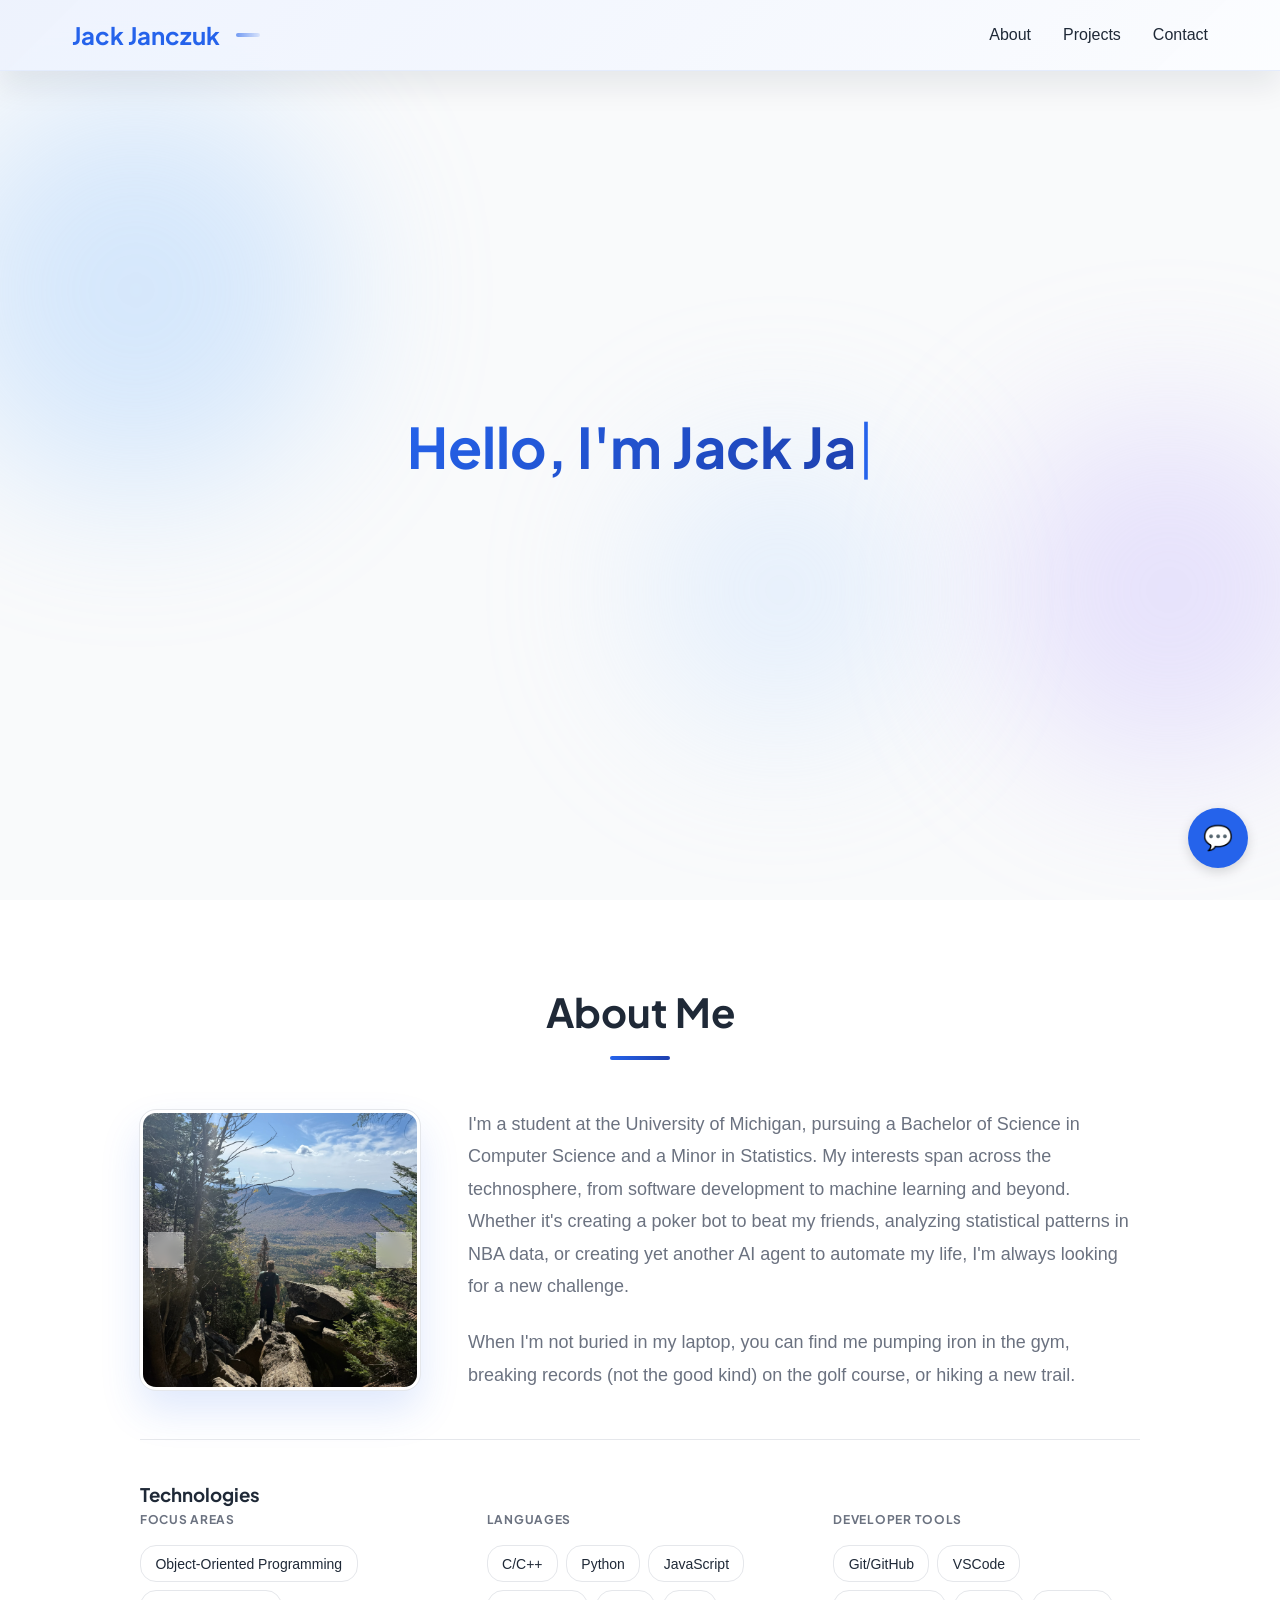
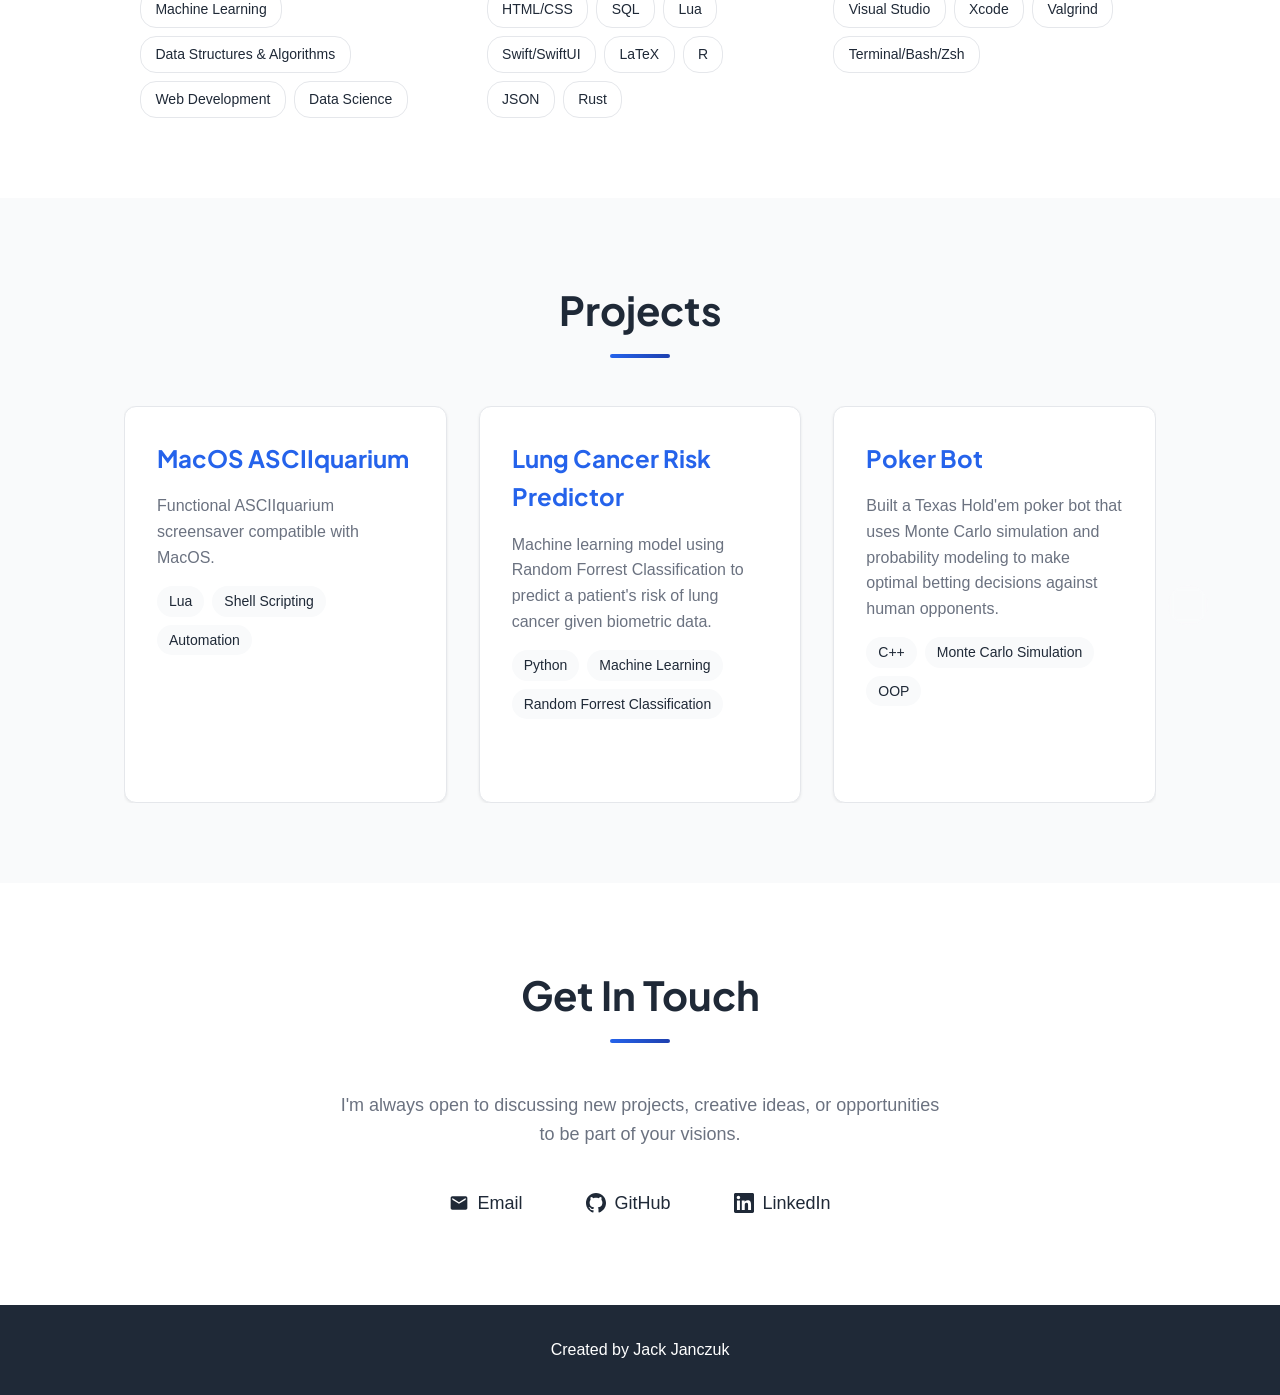
<file: index.html>
<!DOCTYPE html>
<html lang="en">
<head>
    <meta charset="UTF-8">
    <meta name="viewport" content="width=device-width, initial-scale=1.0">
    <title>Jack Janczuk</title>
    <link rel="preconnect" href="https://fonts.googleapis.com">
    <link rel="preconnect" href="https://fonts.gstatic.com" crossorigin>
    <link href="https://fonts.googleapis.com/css2?family=Plus+Jakarta+Sans:wght@600;700;800&display=swap" rel="stylesheet">
    <link rel="stylesheet" href="styles.css">
    <link rel="icon" type="image/png" sizes="64x64" href="images/IMG_4706-favicon-64.png">
    <link rel="shortcut icon" href="images/IMG_4706-favicon-64.png">
</head>
<body>
    <!-- Navigation -->
    <nav>
        <div class="container">
            <a href="#home" class="logo">Jack Janczuk</a>
            <ul>
                <li><a href="#about" class="nav-link">About</a></li>
                <li><a href="#projects" class="nav-link">Projects</a></li>
                <li><a href="#contact" class="nav-link">Contact</a></li>
            </ul>
        </div>
    </nav>

    <!-- Hero Section -->
    <section id="home" class="hero">
        <div class="hero-blob hero-blob-1" aria-hidden="true"></div>
        <div class="hero-blob hero-blob-2" aria-hidden="true"></div>
        <div class="hero-blob hero-blob-3" aria-hidden="true"></div>
        <div class="hero-content">
            <h1 aria-label="Hello, I'm Jack Janczuk">
                <span id="heroTypewriter" class="hero-typewriter-text" aria-hidden="true"></span><span class="typewriter-cursor" aria-hidden="true">|</span>
            </h1>
            <div class="hero-actions">
                <a href="#projects" class="btn">View My Work</a>
                <a href="#contact" class="btn btn-outline">Get In Touch</a>
            </div>
        </div>
    </section>

    <!-- About Section -->
    <section id="about">
        <div class="container">
            <h2 class="section-title reveal">About Me</h2>
            <div class="about-layout reveal">
                <div class="about-photo">
                    <div class="about-carousel" id="aboutCarousel">
                        <button type="button" class="carousel-arrow carousel-prev" aria-label="Previous photo">&#8249;</button>
                        <div class="carousel-viewport">
                            <img id="aboutCarouselImage" class="carousel-image" src="images/IMG_0041.JPG" alt="Jack Janczuk" width="280" height="280" loading="eager">
                        </div>
                        <button type="button" class="carousel-arrow carousel-next" aria-label="Next photo">&#8250;</button>
                    </div>
                </div>
                <div class="about-text">
                    <p>
                        I'm a student at the University of Michigan, pursuing a Bachelor of Science in Computer Science and a Minor in Statistics. 
                        My interests span across the technosphere, from software development to machine learning and beyond. 
                        Whether it's creating a poker bot to beat my friends, analyzing statistical patterns in NBA data, or creating yet another 
                        AI agent to automate my life, I'm always looking for a new challenge.
                    </p>
                    <p>
                        When I'm not buried in my laptop, you can find me pumping iron in the gym, breaking records (not the good kind) on the golf course, or hiking a new trail.
                    </p>
                </div>
            </div>
            <div class="about-technologies reveal">
                <h3 class="about-technologies-title">Technologies</h3>
                <div class="technologies-grid">
                    <div class="technologies-group">
                        <h4>Focus Areas</h4>
                        <div class="technologies-tags">
                            <span class="tech-pill">Object-Oriented Programming</span>
                            <span class="tech-pill">Machine Learning</span>
                            <span class="tech-pill">Data Structures &amp; Algorithms</span>
                            <span class="tech-pill">Web Development</span>
                            <span class="tech-pill">Data Science</span>
                        </div>
                    </div>
                    <div class="technologies-group">
                        <h4>Languages</h4>
                        <div class="technologies-tags">
                            <span class="tech-pill">C/C++</span>
                            <span class="tech-pill">Python</span>
                            <span class="tech-pill">JavaScript</span>
                            <span class="tech-pill">HTML/CSS</span>
                            <span class="tech-pill">SQL</span>
                            <span class="tech-pill">Lua</span>
                            <span class="tech-pill">Swift/SwiftUI</span>
                            <span class="tech-pill">LaTeX</span>
                            <span class="tech-pill">R</span>
                            <span class="tech-pill">JSON</span>
                            <span class="tech-pill">Rust</span>
                        </div>
                    </div>
                    <div class="technologies-group">
                        <h4>Developer Tools</h4>
                        <div class="technologies-tags">
                            <span class="tech-pill">Git/GitHub</span>
                            <span class="tech-pill">VSCode</span>
                            <span class="tech-pill">Visual Studio</span>
                            <span class="tech-pill">Xcode</span>
                            <span class="tech-pill">Valgrind</span>
                            <span class="tech-pill">Terminal/Bash/Zsh</span>
                        </div>
                    </div>
                </div>
            </div>
        </div>
    </section>

    <!-- Projects Section -->
    <section id="projects">
        <div class="container">
            <h2 class="section-title reveal">Projects</h2>
            <div class="projects-carousel reveal">
                <button type="button" class="projects-arrow projects-prev" aria-label="Previous projects" disabled>&#8249;</button>
                <div class="projects-viewport">
                    <div class="projects-track" id="projectsTrack"></div>
                </div>
                <button type="button" class="projects-arrow projects-next" aria-label="Next projects">&#8250;</button>
            </div>
        </div>
    </section>

    <!-- Contact Section -->
    <section id="contact">
        <div class="container">
            <h2 class="section-title reveal">Get In Touch</h2>
            <div class="contact-content reveal">
                <p style="color: var(--text-light); font-size: 1.125rem; margin-bottom: 2rem;">
                    I'm always open to discussing new projects, creative ideas, or opportunities to be part of your visions.
                </p>
                <div class="contact-links">
                    <a href="mailto:jack.janczuk@gmail.com" class="contact-link email">
                        <svg xmlns="http://www.w3.org/2000/svg" viewBox="0 0 24 24">
                            <path d="M20 4H4c-1.1 0-1.99.9-1.99 2L2 18c0 1.1.9 2 2 2h16c1.1 0 2-.9 2-2V6c0-1.1-.9-2-2-2zm0 4l-8 5-8-5V6l8 5 8-5v2z"/>
                        </svg>
                        <span>Email</span>
                    </a>
                    <a href="https://github.com/jnrjanczuk" target="_blank" class="contact-link github">
                        <svg xmlns="http://www.w3.org/2000/svg" viewBox="0 0 24 24">
                            <path d="M12 0c-6.626 0-12 5.373-12 12 0 5.302 3.438 9.8 8.207 11.387.599.111.793-.261.793-.577v-2.234c-3.338.726-4.033-1.416-4.033-1.416-.546-1.387-1.333-1.756-1.333-1.756-1.089-.745.083-.729.083-.729 1.205.084 1.839 1.237 1.839 1.237 1.07 1.834 2.807 1.304 3.492.997.107-.775.418-1.305.762-1.604-2.665-.305-5.467-1.334-5.467-5.931 0-1.311.469-2.381 1.236-3.221-.124-.303-.535-1.524.117-3.176 0 0 1.008-.322 3.301 1.23.957-.266 1.983-.399 3.003-.404 1.02.005 2.047.138 3.006.404 2.291-1.552 3.297-1.23 3.297-1.23.653 1.653.242 2.874.118 3.176.77.84 1.235 1.911 1.235 3.221 0 4.609-2.807 5.624-5.479 5.921.43.372.823 1.102.823 2.222v3.293c0 .319.192.694.801.576 4.765-1.589 8.199-6.086 8.199-11.386 0-6.627-5.373-12-12-12z"/>
                        </svg>
                        <span>GitHub</span>
                    </a>
                    <a href="https://linkedin.com/in/jackjanczuk" target="_blank" class="contact-link linkedin">
                        <svg xmlns="http://www.w3.org/2000/svg" viewBox="0 0 24 24">
                            <path d="M20.447 20.452h-3.554v-5.569c0-1.328-.027-3.037-1.852-3.037-1.853 0-2.136 1.445-2.136 2.939v5.667H9.351V9h3.414v1.561h.046c.477-.9 1.637-1.85 3.37-1.85 3.601 0 4.267 2.37 4.267 5.455v6.286zM5.337 7.433c-1.144 0-2.063-.926-2.063-2.065 0-1.138.92-2.063 2.063-2.063 1.14 0 2.064.925 2.064 2.063 0 1.139-.925 2.065-2.064 2.065zm1.782 13.019H3.555V9h3.564v11.452zM22.225 0H1.771C.792 0 0 .774 0 1.729v20.542C0 23.227.792 24 1.771 24h20.451C23.2 24 24 23.227 24 22.271V1.729C24 .774 23.2 0 22.222 0h.003z"/>
                        </svg>
                        <span>LinkedIn</span>
                    </a>
                </div>
            </div>
        </div>
    </section>

    <!-- Footer -->
    <footer>
        <div class="container">
            <p>Created by Jack Janczuk</p>
        </div>
    </footer>

    <!-- Floating Social Button -->
    <div class="floating-social">
        <button class="social-toggle" aria-label="Contact me">💬</button>
        <div class="social-icons">
            <a href="mailto:jack.janczuk@gmail.com" class="social-icon email" aria-label="Email" title="Email">
                <svg xmlns="http://www.w3.org/2000/svg" viewBox="0 0 24 24">
                    <path d="M20 4H4c-1.1 0-1.99.9-1.99 2L2 18c0 1.1.9 2 2 2h16c1.1 0 2-.9 2-2V6c0-1.1-.9-2-2-2zm0 4l-8 5-8-5V6l8 5 8-5v2z"/>
                </svg>
            </a>
            <a href="https://github.com/jnrjanczuk" target="_blank" class="social-icon github" aria-label="GitHub" title="GitHub">
                <svg xmlns="http://www.w3.org/2000/svg" viewBox="0 0 24 24">
                    <path d="M12 0c-6.626 0-12 5.373-12 12 0 5.302 3.438 9.8 8.207 11.387.599.111.793-.261.793-.577v-2.234c-3.338.726-4.033-1.416-4.033-1.416-.546-1.387-1.333-1.756-1.333-1.756-1.089-.745.083-.729.083-.729 1.205.084 1.839 1.237 1.839 1.237 1.07 1.834 2.807 1.304 3.492.997.107-.775.418-1.305.762-1.604-2.665-.305-5.467-1.334-5.467-5.931 0-1.311.469-2.381 1.236-3.221-.124-.303-.535-1.524.117-3.176 0 0 1.008-.322 3.301 1.23.957-.266 1.983-.399 3.003-.404 1.02.005 2.047.138 3.006.404 2.291-1.552 3.297-1.23 3.297-1.23.653 1.653.242 2.874.118 3.176.77.84 1.235 1.911 1.235 3.221 0 4.609-2.807 5.624-5.479 5.921.43.372.823 1.102.823 2.222v3.293c0 .319.192.694.801.576 4.765-1.589 8.199-6.086 8.199-11.386 0-6.627-5.373-12-12-12z"/>
                </svg>
            </a>
            <a href="https://linkedin.com/in/jackjanczuk" target="_blank" class="social-icon linkedin" aria-label="LinkedIn" title="LinkedIn">
                <svg xmlns="http://www.w3.org/2000/svg" viewBox="0 0 24 24">
                    <path d="M20.447 20.452h-3.554v-5.569c0-1.328-.027-3.037-1.852-3.037-1.853 0-2.136 1.445-2.136 2.939v5.667H9.351V9h3.414v1.561h.046c.477-.9 1.637-1.85 3.37-1.85 3.601 0 4.267 2.37 4.267 5.455v6.286zM5.337 7.433c-1.144 0-2.063-.926-2.063-2.065 0-1.138.92-2.063 2.063-2.063 1.14 0 2.064.925 2.064 2.063 0 1.139-.925 2.065-2.064 2.065zm1.782 13.019H3.555V9h3.564v11.452zM22.225 0H1.771C.792 0 0 .774 0 1.729v20.542C0 23.227.792 24 1.771 24h20.451C23.2 24 24 23.227 24 22.271V1.729C24 .774 23.2 0 22.222 0h.003z"/>
                </svg>
            </a>
        </div>
    </div>

    <!-- Project Modal -->
    <div class="project-modal" id="projectModal">
        <div class="project-modal-content">
            <div class="project-modal-content-wrapper">
                <button class="project-modal-close" aria-label="Close modal">&times;</button>
                <div class="project-modal-header">
                    <div class="project-modal-background" id="modalBackground"></div>
                    <h2 id="modalTitle"></h2>
                    <p id="modalDescription"></p>
                </div>
                <div class="project-modal-body">
                    <div class="project-modal-details" id="modalDetails">
                    </div>
                </div>
            </div>
        </div>
    </div>

    <script>
        // Project data
        const projects = [
            {
                title: "MacOS ASCIIquarium",
                description: "Functional ASCIIquarium screensaver compatible with MacOS.",
                tags: ["Lua", "Shell Scripting", "Automation"],
                imageUrl: "images/asciiquarium.jpg",
                details: `
                    <h3>Overview</h3>
                    <p>Developed a program that automatically opens a terminal window displaying ASCIIquarium upon detecting a session of three minutes of inactivity,
                         closing the window on any mouse movement or key stroke.</p>
                    <h3>Key Features</h3>
                    <ul>
                        <li>Automatic detection of inactivity for screensaver feel</li>
                        <li>User customization of inactivity threshold</li>
                        <li>Clean removal of terminal window upon keystroke/mouse movement</li>
                    </ul>
                `
            },
            {
                title: "Lung Cancer Risk Predictor",
                description: "Machine learning model using Random Forrest Classification to predict a patient's risk of lung cancer given biometric data.",
                tags: ["Python", "Machine Learning", "Random Forrest Classification"],
                imageUrl: "images/lungcancer.png",
                details: `
                    <h3>Overview</h3>
                    <p>My project for Michigan Data Science Team W26, a machine learning model using Random Forrest Classification to predict a patient's risk of lung cancer given biometric data, presented at MDST's Data Science Night expo.</p>
                    <h3>Key Features</h3>
                    <ul>
                        <li>Model trained using a 5,0000+ record clinical dataset</li>
                        <li>Achieved a mean cross-validation accuracy of 95.45% (±0.53%)</li>
                        <li>Developed an interactive web app enabling users to input personal health indicators and receive real-time lung cancer risk predictions, with dynamic feature importance visualizations</li>
                        <li>Deployed web app using Streamlit</li>
                    </ul>
                `
            },
            {
                title: "Poker Bot",
                description: "Built a Texas Hold'em poker bot that uses Monte Carlo simulation and probability modeling to make optimal betting decisions against human opponents.",
                tags: ["C++", "Monte Carlo Simulation", "OOP"],
                imageUrl: "images/poker.jpg",
                details: `
                    <h3>Overview</h3>
                    <p>A poker-playing agent that evaluates hand strength and pot odds to decide when to fold, call, or raise in simulated and live games.</p>
                    <h3>Key Features</h3>
                    <ul>
                        <li>Monte Carlo hand equity estimation</li>
                        <li>Automated betting strategy engine</li>
                        <li>Support for games with any number of players</li>
                    </ul>
                `
            },
            {
                title: "NBA Webscraping and Data Visualization",
                description: "Webscraped NBA player data from the 2024-25 season; used linear regression to project \"actual player salary\"; visualized data and presented at Wolverine Sports Analytics Expo",
                tags: ["Python", "BeautifulSoup", "Pandas"],
                imageUrl: "images/nba.png",
                details: `
                    <h3>Overview</h3>
                    <p>My project for Wolverine Sports Analytics F25, involving webscraping NBA player statistics and salary data to visualize salary trends and identify overpaid/underpaid players</p>
                    <h3>Key Features</h3>
                    <ul>
                        <li>Web scraping NBA player data from multiple sources</li>
                        <li>Linear regression modeling for salary prediction</li>
                        <li>Data visualization and presentation</li>
                        <li>Presented findings at Wolverine Sports Analytics Expo</li>
                    </ul>
                `
            },
            {
                title: "Machine Learning Text Classifier",
                description: "Machine learning model to categorize posts for relevant classwork on the online forum Piazza; ability to predict category of post with 92% accuracy",
                tags: ["C++", "Machine Learning", "Naive Bayes"],
                imageUrl: "images/piazza.png",
                details: `
                    <h3>Overview</h3>
                    <p>A sophisticated machine learning classifier using Naive Bayes classification designed to automatically categorize educational forum posts, improving content organization and discoverability.</p>
                    <h3>Key Features</h3>
                    <ul>
                        <li>92% accuracy in post categorization</li>
                        <li>Natural language processing capabilities</li>
                        <li>Efficient data structure implementation</li>
                        <li>Optimized for performance in C++</li>
                    </ul>
                `
            }
        ];

        function escapeHtml(text) {
            const div = document.createElement('div');
            div.textContent = text;
            return div.innerHTML;
        }

        function renderProjectCards() {
            const track = document.getElementById('projectsTrack');
            if (!track) return;

            track.innerHTML = projects.map((project, index) => `
                <div class="project-card" data-project="${index}">
                    <h3>${escapeHtml(project.title)}</h3>
                    <p>${escapeHtml(project.description)}</p>
                    <div class="project-tags">
                        ${project.tags.map((tag) => `<span class="tag">${escapeHtml(tag)}</span>`).join('')}
                    </div>
                </div>
            `).join('');
        }

        function initProjectsCarousel() {
            const track = document.getElementById('projectsTrack');
            const viewport = document.querySelector('.projects-viewport');
            const prevBtn = document.querySelector('.projects-prev');
            const nextBtn = document.querySelector('.projects-next');
            if (!track || !viewport || !prevBtn || !nextBtn) return;

            const GAP = 32;
            let offset = 0;

            function getVisibleCount() {
                if (window.innerWidth < 640) return 1;
                if (window.innerWidth < 960) return 2;
                return 3;
            }

            function getMaxOffset() {
                return Math.max(0, projects.length - getVisibleCount());
            }

            function updateCarousel() {
                const visible = getVisibleCount();
                const cardWidth = (viewport.clientWidth - GAP * (visible - 1)) / visible;

                track.style.setProperty('--project-card-width', `${cardWidth}px`);
                track.style.setProperty('--projects-gap', `${GAP}px`);

                offset = Math.min(offset, getMaxOffset());

                track.style.transform = `translateX(-${offset * (cardWidth + GAP)}px)`;

                prevBtn.disabled = offset === 0;
                nextBtn.disabled = offset >= getMaxOffset();
            }

            prevBtn.addEventListener('click', () => {
                if (offset > 0) {
                    offset -= 1;
                    updateCarousel();
                }
            });

            nextBtn.addEventListener('click', () => {
                if (offset < getMaxOffset()) {
                    offset += 1;
                    updateCarousel();
                }
            });

            window.addEventListener('resize', updateCarousel);
            updateCarousel();
        }

        renderProjectCards();
        initProjectsCarousel();

        // Get modal elements
        const modal = document.getElementById('projectModal');
        const modalTitle = document.getElementById('modalTitle');
        const modalDescription = document.getElementById('modalDescription');
        const modalDetails = document.getElementById('modalDetails');
        const modalBackground = document.getElementById('modalBackground');
        const closeBtn = document.querySelector('.project-modal-close');

        const projectsTrack = document.getElementById('projectsTrack');

        // Function to open modal
        function openModal(projectIndex) {
            const project = projects[projectIndex];
            modalTitle.textContent = project.title;
            modalDescription.textContent = project.description;

            // Set background image if provided
            if (project.imageUrl && project.imageUrl.trim() !== '') {
                modalBackground.style.backgroundImage = `url(${project.imageUrl})`;
                modalBackground.style.display = 'block';
            } else {
                modalBackground.style.backgroundImage = 'none';
                modalBackground.style.display = 'none';
            }

            // Set details with tags (same as card view)
            const tagsHtml = project.tags
                .map((tag) => `<span class="tag">${tag}</span>`)
                .join('');
            modalDetails.innerHTML = `${project.details}
                <h3>Tags</h3>
                <div class="project-tags">${tagsHtml}</div>`;

            // Show modal
            modal.classList.add('active');
            document.body.style.overflow = 'hidden'; // Prevent background scrolling
        }

        // Function to close modal
        function closeModal() {
            modal.classList.remove('active');
            document.body.style.overflow = ''; // Restore scrolling
        }

        // Open modal when a project card is clicked
        projectsTrack.addEventListener('click', (e) => {
            const card = e.target.closest('.project-card');
            if (!card) return;
            openModal(parseInt(card.getAttribute('data-project'), 10));
        });

        // Close modal when close button is clicked
        closeBtn.addEventListener('click', closeModal);

        // Close modal when clicking outside the content
        modal.addEventListener('click', (e) => {
            if (e.target === modal) {
                closeModal();
            }
        });

        // Close modal with Escape key
        document.addEventListener('keydown', (e) => {
            if (e.key === 'Escape' && modal.classList.contains('active')) {
                closeModal();
            }
        });

        // Scroll reveal
        const revealEls = document.querySelectorAll('.reveal');
        const revealObserver = new IntersectionObserver(
            (entries) => {
                entries.forEach((entry) => {
                    if (entry.isIntersecting) {
                        entry.target.classList.add('visible');
                        revealObserver.unobserve(entry.target);
                    }
                });
            },
            { threshold: 0.15, rootMargin: '0px 0px -40px 0px' }
        );
        revealEls.forEach((el) => revealObserver.observe(el));

        // Active nav link on scroll
        const navLinks = document.querySelectorAll('.nav-link');
        const sections = ['about', 'projects', 'contact'].map((id) => document.getElementById(id));

        function updateActiveNav() {
            const scrollPos = window.scrollY + 120;
            const isAtBottom = window.scrollY >= document.body.scrollHeight - window.innerHeight - 100;
            let current = '';

            sections.forEach((section) => {
                if (section && section.offsetTop <= scrollPos) {
                    current = section.getAttribute('id');
                }
            });

            // If at the bottom and Contact exists, ensure Contact is highlighted
            if (isAtBottom && document.getElementById('contact')) {
                current = 'contact';
            }

            navLinks.forEach((link) => {
                link.classList.toggle('active', link.getAttribute('href') === `#${current}`);
            });
        }

        const aboutLink = document.querySelector('.nav-link[href="#about"]');

        function updateLogoScrollBar() {
            const logo = document.querySelector('.logo');
            if (!logo || !aboutLink) return;

            const logoRect = logo.getBoundingClientRect();
            const aboutRect = aboutLink.getBoundingClientRect();
            const offsetBase = Math.max(0, aboutRect.left - logoRect.right - 48);
            const progress = Math.min(1, Math.max(0, window.scrollY / (document.body.scrollHeight - window.innerHeight)));
            const barOffset = Math.round(progress * offsetBase);

            logo.style.setProperty('--logo-bar-offset', `${barOffset}px`);
        }

        window.addEventListener('scroll', updateActiveNav, { passive: true });
        window.addEventListener('scroll', updateLogoScrollBar, { passive: true });
        window.addEventListener('resize', updateLogoScrollBar, { passive: true });
        updateActiveNav();
        updateLogoScrollBar();

        // About photo carousel
        (function initAboutCarousel() {
            const img = document.getElementById('aboutCarouselImage');
            const prevBtn = document.querySelector('.carousel-prev');
            const nextBtn = document.querySelector('.carousel-next');
            if (!img || !prevBtn || !nextBtn) return;

            const photos = [
                { src: 'images/IMG_0041.JPG', alt: 'Jack Janczuk' },
                { src: 'images/square.jpeg', alt: 'Jack Janczuk' },
                { src: 'images/IMG_4346.jpeg', alt: 'Jack Janczuk' },
                { src: 'images/IMG_0625.JPG', alt: 'Jack Janczuk' }
            ];

            let currentIndex = 0;
            let isTransitioning = false;

            function showPhoto(index) {
                if (isTransitioning) return;
                isTransitioning = true;
                img.classList.add('fading');

                setTimeout(() => {
                    currentIndex = index;
                    img.src = photos[currentIndex].src;
                    img.alt = photos[currentIndex].alt;
                    img.classList.remove('fading');
                    isTransitioning = false;
                }, 350);
            }

            function goNext() {
                showPhoto((currentIndex + 1) % photos.length);
            }

            function goPrev() {
                showPhoto((currentIndex - 1 + photos.length) % photos.length);
            }

            prevBtn.addEventListener('click', goPrev);
            nextBtn.addEventListener('click', goNext);
        })();

        // Hero typewriter with typo correction
        (function initHeroTypewriter() {
            const el = document.getElementById('heroTypewriter');
            const heroContent = document.querySelector('.hero-content');
            if (!el || !heroContent) return;

            const prefix = "Hello, I'm Jack ";
            const wrongName = 'Janzcuk';
            const correctName = 'Janczuk';
            const fullCorrect = prefix + correctName;
            const wrongFull = prefix + wrongName;
            const keptPart = 'Jan';
            const wrongSuffix = wrongName.slice(keptPart.length);
            const correctSuffix = correctName.slice(keptPart.length);

            const typeSpeed = 100;
            const deleteSpeed = 65;
            const pauseAfterWrong = 900;
            const pauseBeforeRetype = 350;

            const sleep = (ms) => new Promise((resolve) => setTimeout(resolve, ms));

            function finish() {
                el.textContent = fullCorrect;
                heroContent.classList.add('hero-ready');
            }

            if (window.matchMedia('(prefers-reduced-motion: reduce)').matches) {
                finish();
                return;
            }

            async function run() {
                for (let i = 0; i < wrongFull.length; i++) {
                    el.textContent = wrongFull.slice(0, i + 1);
                    await sleep(typeSpeed);
                }

                await sleep(pauseAfterWrong);

                for (let i = 0; i < wrongSuffix.length; i++) {
                    el.textContent = wrongFull.slice(0, wrongFull.length - 1 - i);
                    await sleep(deleteSpeed);
                }

                await sleep(pauseBeforeRetype);

                const partial = prefix + keptPart;
                for (let i = 0; i < correctSuffix.length; i++) {
                    el.textContent = partial + correctSuffix.slice(0, i + 1);
                    await sleep(typeSpeed);
                }

                finish();
            }

            run();
        })();
    </script>
</body>
</html>
</file>
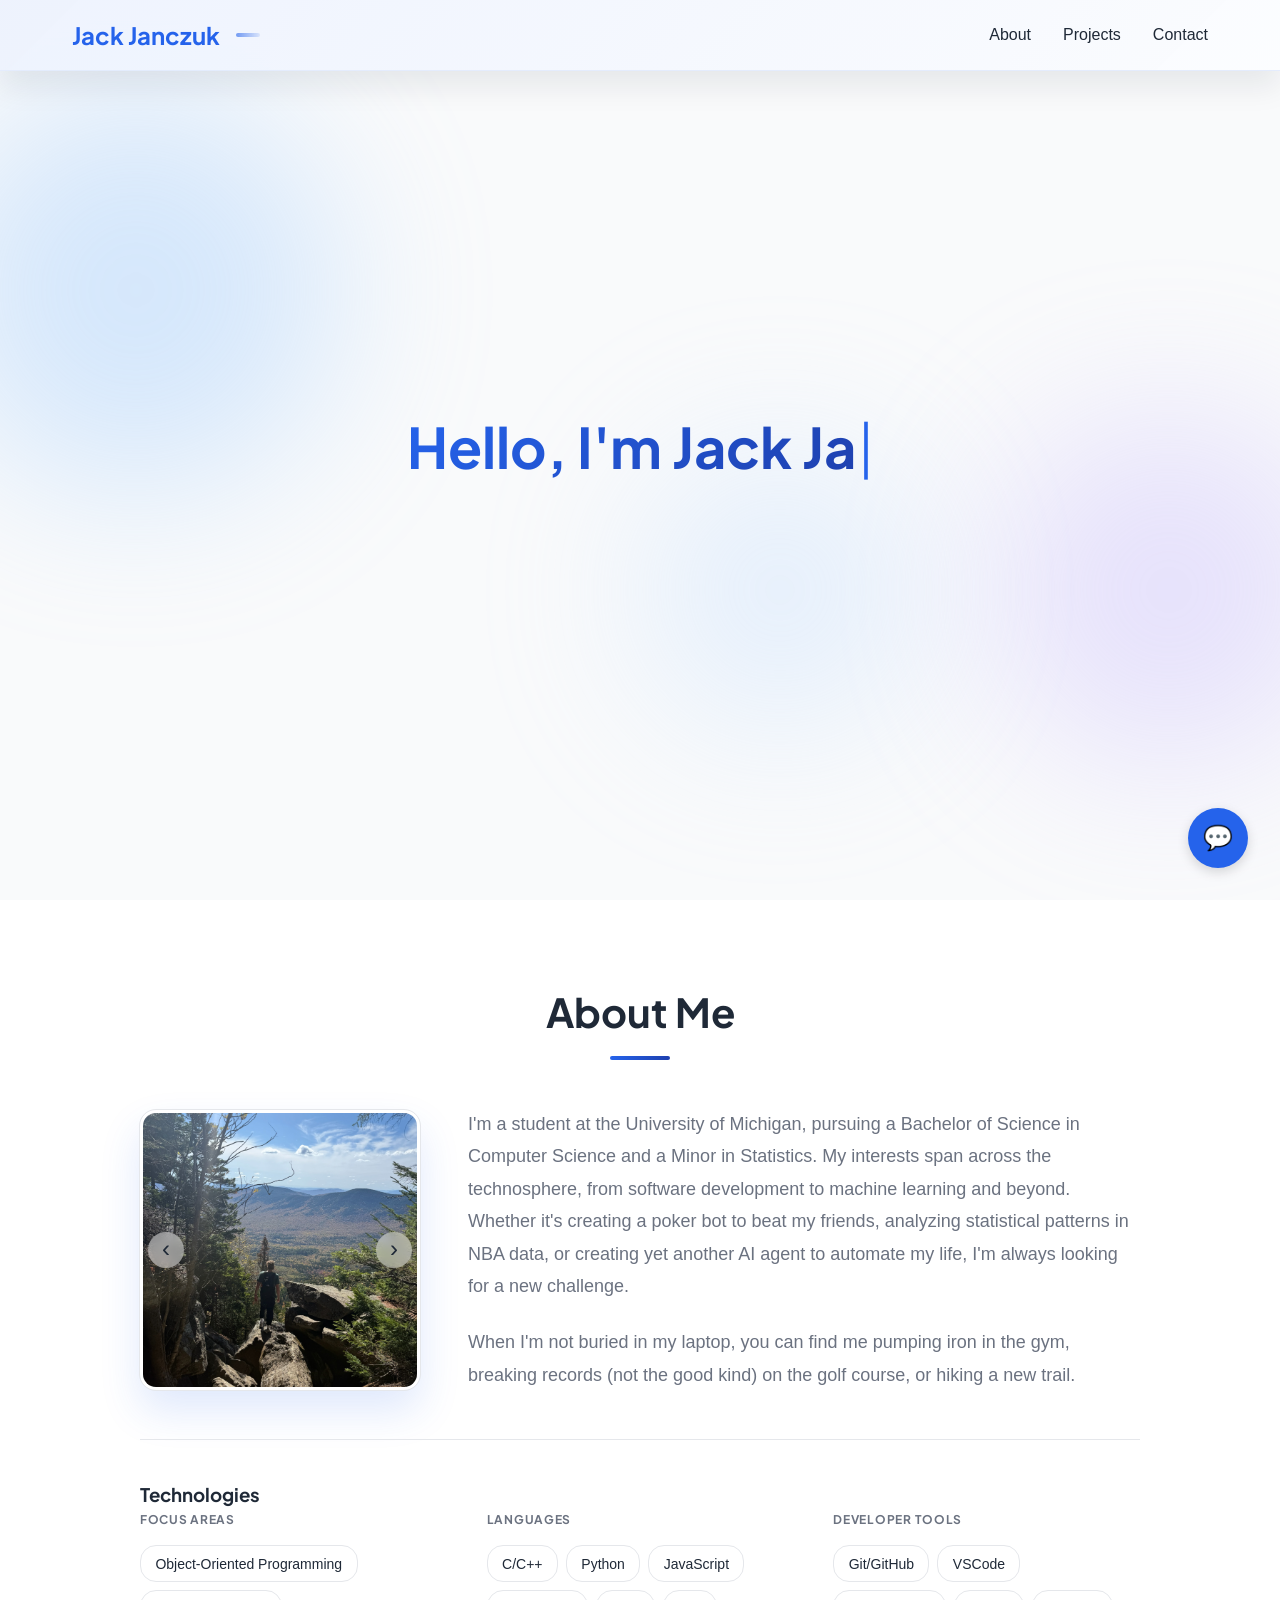
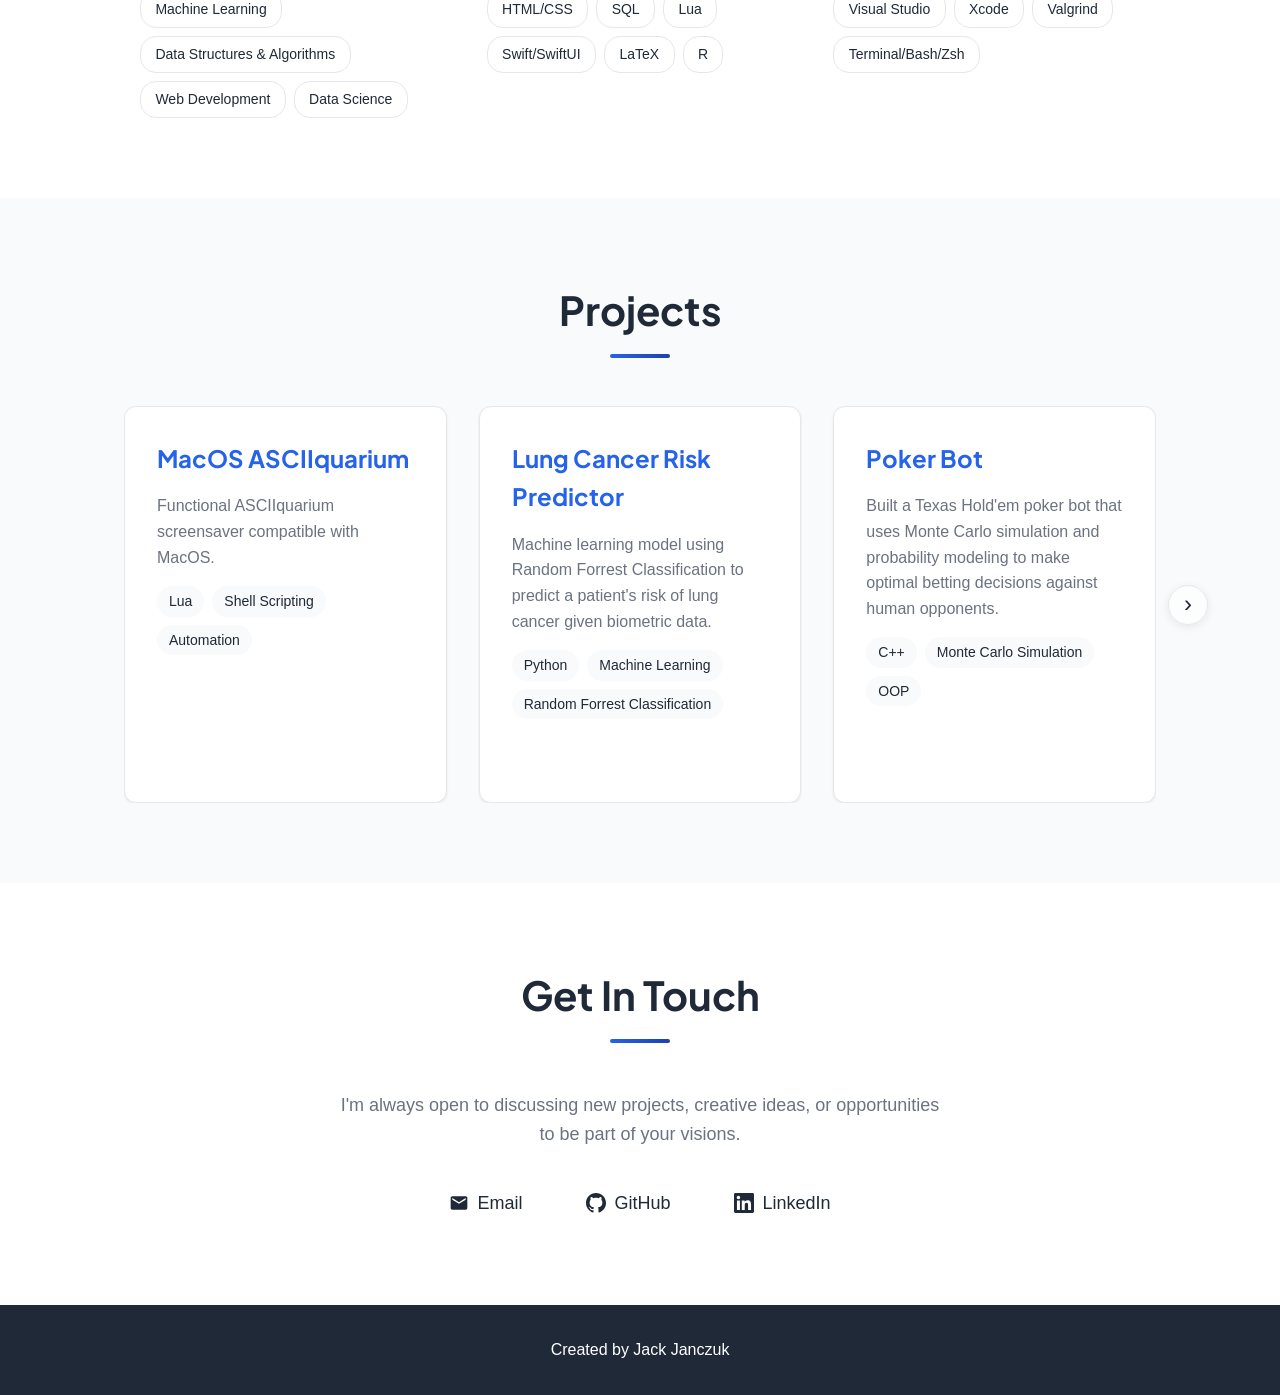
<file: home.html>
<!DOCTYPE html>
<html lang="en">
<head>
    <meta charset="UTF-8">
    <meta name="viewport" content="width=device-width, initial-scale=1.0">
    <title>Jack Janczuk</title>
    <link rel="preconnect" href="https://fonts.googleapis.com">
    <link rel="preconnect" href="https://fonts.gstatic.com" crossorigin>
    <link href="https://fonts.googleapis.com/css2?family=Plus+Jakarta+Sans:wght@600;700;800&display=swap" rel="stylesheet">
    <link rel="stylesheet" href="styles.css">
    <link rel="icon" type="image/png" sizes="64x64" href="images/IMG_4706-favicon-64.png">
    <link rel="shortcut icon" href="images/IMG_4706-favicon-64.png">
</head>
<body>
    <!-- Navigation -->
    <nav>
        <div class="container">
            <a href="#home" class="logo">Jack Janczuk</a>
            <ul>
                <li><a href="#about" class="nav-link">About</a></li>
                <li><a href="#projects" class="nav-link">Projects</a></li>
                <li><a href="#contact" class="nav-link">Contact</a></li>
            </ul>
        </div>
    </nav>

    <!-- Hero Section -->
    <section id="home" class="hero">
        <div class="hero-blob hero-blob-1" aria-hidden="true"></div>
        <div class="hero-blob hero-blob-2" aria-hidden="true"></div>
        <div class="hero-blob hero-blob-3" aria-hidden="true"></div>
        <div class="hero-content">
            <h1 aria-label="Hello, I'm Jack Janczuk">
                <span id="heroTypewriter" class="hero-typewriter-text" aria-hidden="true"></span><span class="typewriter-cursor" aria-hidden="true">|</span>
            </h1>
            <div class="hero-actions">
                <a href="#projects" class="btn">View My Work</a>
                <a href="#contact" class="btn btn-outline">Get In Touch</a>
            </div>
        </div>
    </section>

    <!-- About Section -->
    <section id="about">
        <div class="container">
            <h2 class="section-title reveal">About Me</h2>
            <div class="about-layout reveal">
                <div class="about-photo">
                    <div class="about-carousel" id="aboutCarousel">
                        <button type="button" class="carousel-arrow carousel-prev" aria-label="Previous photo">&#8249;</button>
                        <div class="carousel-viewport">
                            <img id="aboutCarouselImage" class="carousel-image" src="images/IMG_0041.JPG" alt="Jack Janczuk" width="280" height="280" loading="eager">
                        </div>
                        <button type="button" class="carousel-arrow carousel-next" aria-label="Next photo">&#8250;</button>
                    </div>
                </div>
                <div class="about-text">
                    <p>
                        I'm a student at the University of Michigan, pursuing a Bachelor of Science in Computer Science and a Minor in Statistics. 
                        My interests span across the technosphere, from software development to machine learning and beyond. 
                        Whether it's creating a poker bot to beat my friends, analyzing statistical patterns in NBA data, or creating yet another 
                        AI agent to automate my life, I'm always looking for a new challenge.
                    </p>
                    <p>
                        When I'm not buried in my laptop, you can find me pumping iron in the gym, breaking records (not the good kind) on the golf course, or hiking a new trail.
                    </p>
                </div>
            </div>
            <div class="about-technologies reveal">
                <h3 class="about-technologies-title">Technologies</h3>
                <div class="technologies-grid">
                    <div class="technologies-group">
                        <h4>Focus Areas</h4>
                        <div class="technologies-tags">
                            <span class="tech-pill">Object-Oriented Programming</span>
                            <span class="tech-pill">Machine Learning</span>
                            <span class="tech-pill">Data Structures &amp; Algorithms</span>
                            <span class="tech-pill">Web Development</span>
                            <span class="tech-pill">Data Science</span>
                        </div>
                    </div>
                    <div class="technologies-group">
                        <h4>Languages</h4>
                        <div class="technologies-tags">
                            <span class="tech-pill">C/C++</span>
                            <span class="tech-pill">Python</span>
                            <span class="tech-pill">JavaScript</span>
                            <span class="tech-pill">HTML/CSS</span>
                            <span class="tech-pill">SQL</span>
                            <span class="tech-pill">Lua</span>
                            <span class="tech-pill">Swift/SwiftUI</span>
                            <span class="tech-pill">LaTeX</span>
                            <span class="tech-pill">R</span>
                        </div>
                    </div>
                    <div class="technologies-group">
                        <h4>Developer Tools</h4>
                        <div class="technologies-tags">
                            <span class="tech-pill">Git/GitHub</span>
                            <span class="tech-pill">VSCode</span>
                            <span class="tech-pill">Visual Studio</span>
                            <span class="tech-pill">Xcode</span>
                            <span class="tech-pill">Valgrind</span>
                            <span class="tech-pill">Terminal/Bash/Zsh</span>
                        </div>
                    </div>
                </div>
            </div>
        </div>
    </section>

    <!-- Projects Section -->
    <section id="projects">
        <div class="container">
            <h2 class="section-title reveal">Projects</h2>
            <div class="projects-carousel reveal">
                <button type="button" class="projects-arrow projects-prev" aria-label="Previous projects" disabled>&#8249;</button>
                <div class="projects-viewport">
                    <div class="projects-track" id="projectsTrack"></div>
                </div>
                <button type="button" class="projects-arrow projects-next" aria-label="Next projects">&#8250;</button>
            </div>
        </div>
    </section>

    <!-- Contact Section -->
    <section id="contact">
        <div class="container">
            <h2 class="section-title reveal">Get In Touch</h2>
            <div class="contact-content reveal">
                <p style="color: var(--text-light); font-size: 1.125rem; margin-bottom: 2rem;">
                    I'm always open to discussing new projects, creative ideas, or opportunities to be part of your visions.
                </p>
                <div class="contact-links">
                    <a href="mailto:jack.janczuk@gmail.com" class="contact-link email">
                        <svg xmlns="http://www.w3.org/2000/svg" viewBox="0 0 24 24">
                            <path d="M20 4H4c-1.1 0-1.99.9-1.99 2L2 18c0 1.1.9 2 2 2h16c1.1 0 2-.9 2-2V6c0-1.1-.9-2-2-2zm0 4l-8 5-8-5V6l8 5 8-5v2z"/>
                        </svg>
                        <span>Email</span>
                    </a>
                    <a href="https://github.com/jnrjanczuk" target="_blank" class="contact-link github">
                        <svg xmlns="http://www.w3.org/2000/svg" viewBox="0 0 24 24">
                            <path d="M12 0c-6.626 0-12 5.373-12 12 0 5.302 3.438 9.8 8.207 11.387.599.111.793-.261.793-.577v-2.234c-3.338.726-4.033-1.416-4.033-1.416-.546-1.387-1.333-1.756-1.333-1.756-1.089-.745.083-.729.083-.729 1.205.084 1.839 1.237 1.839 1.237 1.07 1.834 2.807 1.304 3.492.997.107-.775.418-1.305.762-1.604-2.665-.305-5.467-1.334-5.467-5.931 0-1.311.469-2.381 1.236-3.221-.124-.303-.535-1.524.117-3.176 0 0 1.008-.322 3.301 1.23.957-.266 1.983-.399 3.003-.404 1.02.005 2.047.138 3.006.404 2.291-1.552 3.297-1.23 3.297-1.23.653 1.653.242 2.874.118 3.176.77.84 1.235 1.911 1.235 3.221 0 4.609-2.807 5.624-5.479 5.921.43.372.823 1.102.823 2.222v3.293c0 .319.192.694.801.576 4.765-1.589 8.199-6.086 8.199-11.386 0-6.627-5.373-12-12-12z"/>
                        </svg>
                        <span>GitHub</span>
                    </a>
                    <a href="https://linkedin.com/in/jackjanczuk" target="_blank" class="contact-link linkedin">
                        <svg xmlns="http://www.w3.org/2000/svg" viewBox="0 0 24 24">
                            <path d="M20.447 20.452h-3.554v-5.569c0-1.328-.027-3.037-1.852-3.037-1.853 0-2.136 1.445-2.136 2.939v5.667H9.351V9h3.414v1.561h.046c.477-.9 1.637-1.85 3.37-1.85 3.601 0 4.267 2.37 4.267 5.455v6.286zM5.337 7.433c-1.144 0-2.063-.926-2.063-2.065 0-1.138.92-2.063 2.063-2.063 1.14 0 2.064.925 2.064 2.063 0 1.139-.925 2.065-2.064 2.065zm1.782 13.019H3.555V9h3.564v11.452zM22.225 0H1.771C.792 0 0 .774 0 1.729v20.542C0 23.227.792 24 1.771 24h20.451C23.2 24 24 23.227 24 22.271V1.729C24 .774 23.2 0 22.222 0h.003z"/>
                        </svg>
                        <span>LinkedIn</span>
                    </a>
                </div>
            </div>
        </div>
    </section>

    <!-- Footer -->
    <footer>
        <div class="container">
            <p>Created by Jack Janczuk</p>
        </div>
    </footer>

    <!-- Floating Social Button -->
    <div class="floating-social">
        <button class="social-toggle" aria-label="Contact me">💬</button>
        <div class="social-icons">
            <a href="mailto:jack.janczuk@gmail.com" class="social-icon email" aria-label="Email" title="Email">
                <!-- Replace this SVG with your email icon -->
                <svg xmlns="http://www.w3.org/2000/svg" viewBox="0 0 24 24">
                    <path d="M20 4H4c-1.1 0-1.99.9-1.99 2L2 18c0 1.1.9 2 2 2h16c1.1 0 2-.9 2-2V6c0-1.1-.9-2-2-2zm0 4l-8 5-8-5V6l8 5 8-5v2z"/>
                </svg>
            </a>
            <a href="https://github.com/jnrjanczuk" target="_blank" class="social-icon github" aria-label="GitHub" title="GitHub">
                <!-- Replace this SVG with your GitHub icon -->
                <svg xmlns="http://www.w3.org/2000/svg" viewBox="0 0 24 24">
                    <path d="M12 0c-6.626 0-12 5.373-12 12 0 5.302 3.438 9.8 8.207 11.387.599.111.793-.261.793-.577v-2.234c-3.338.726-4.033-1.416-4.033-1.416-.546-1.387-1.333-1.756-1.333-1.756-1.089-.745.083-.729.083-.729 1.205.084 1.839 1.237 1.839 1.237 1.07 1.834 2.807 1.304 3.492.997.107-.775.418-1.305.762-1.604-2.665-.305-5.467-1.334-5.467-5.931 0-1.311.469-2.381 1.236-3.221-.124-.303-.535-1.524.117-3.176 0 0 1.008-.322 3.301 1.23.957-.266 1.983-.399 3.003-.404 1.02.005 2.047.138 3.006.404 2.291-1.552 3.297-1.23 3.297-1.23.653 1.653.242 2.874.118 3.176.77.84 1.235 1.911 1.235 3.221 0 4.609-2.807 5.624-5.479 5.921.43.372.823 1.102.823 2.222v3.293c0 .319.192.694.801.576 4.765-1.589 8.199-6.086 8.199-11.386 0-6.627-5.373-12-12-12z"/>
                </svg>
            </a>
            <a href="https://linkedin.com/in/jackjanczuk" target="_blank" class="social-icon linkedin" aria-label="LinkedIn" title="LinkedIn">
                <!-- Replace this SVG with your LinkedIn icon -->
                <svg xmlns="http://www.w3.org/2000/svg" viewBox="0 0 24 24">
                    <path d="M20.447 20.452h-3.554v-5.569c0-1.328-.027-3.037-1.852-3.037-1.853 0-2.136 1.445-2.136 2.939v5.667H9.351V9h3.414v1.561h.046c.477-.9 1.637-1.85 3.37-1.85 3.601 0 4.267 2.37 4.267 5.455v6.286zM5.337 7.433c-1.144 0-2.063-.926-2.063-2.065 0-1.138.92-2.063 2.063-2.063 1.14 0 2.064.925 2.064 2.063 0 1.139-.925 2.065-2.064 2.065zm1.782 13.019H3.555V9h3.564v11.452zM22.225 0H1.771C.792 0 0 .774 0 1.729v20.542C0 23.227.792 24 1.771 24h20.451C23.2 24 24 23.227 24 22.271V1.729C24 .774 23.2 0 22.222 0h.003z"/>
                </svg>
            </a>
        </div>
    </div>

    <!-- Project Modal -->
    <div class="project-modal" id="projectModal">
        <div class="project-modal-content">
            <div class="project-modal-content-wrapper">
                <button class="project-modal-close" aria-label="Close modal">&times;</button>
                <div class="project-modal-header">
                    <div class="project-modal-background" id="modalBackground"></div>
                    <h2 id="modalTitle"></h2>
                    <p id="modalDescription"></p>
                </div>
                <div class="project-modal-body">
                    <div class="project-modal-details" id="modalDetails">
                        <!-- Additional project details will be added here -->
                    </div>
                </div>
            </div>
        </div>
    </div>

    <script>
        // Project data - you can expand this with more details for each project
        const projects = [
            {
                title: "MacOS ASCIIquarium",
                description: "Functional ASCIIquarium screensaver compatible with MacOS.",
                tags: ["Lua", "Shell Scripting", "Automation"],
                imageUrl: "images/asciiquarium.jpg",
                details: `
                    <h3>Overview</h3>
                    <p>Developed a program that automatically opens a terminal window displaying ASCIIquarium upon detecting a session of three minutes of inactivity,
                         closing the window on any mouse movement or key stroke.</p>
                    <h3>Key Features</h3>
                    <ul>
                        <li>Automatic detection of inactivity for screensaver feel</li>
                        <li>User customization of inactivity threshold</li>
                        <li>Clean removal of terminal window upon keystroke/mouse movement</li>
                    </ul>
                `
            },
            {
                title: "Lung Cancer Risk Predictor",
                description: "Machine learning model using Random Forrest Classification to predict a patient's risk of lung cancer given biometric data.",
                tags: ["Python", "Machine Learning", "Random Forrest Classification"],
                imageUrl: "images/lungcancer.png",
                details: `
                    <h3>Overview</h3>
                    <p>My project for Michigan Data Science Team W26, a machine learning model using Random Forrest Classification to predict a patient's risk of lung cancer given biometric data, presented at MDST's Data Science Night expo.</p>
                    <h3>Key Features</h3>
                    <ul>
                        <li>Model trained using a 5,0000+ record clinical dataset</li>
                        <li>Achieved a mean cross-validation accuracy of 95.45% (±0.53%)</li>
                        <li>Developed an interactive web app enabling users to input personal health indicators and receive real-time lung cancer risk predictions, with dynamic feature importance visualizations</li>
                        <li>Deployed web app using Streamlit</li>
                    </ul>
                `
            },
            {
                title: "Poker Bot",
                description: "Built a Texas Hold'em poker bot that uses Monte Carlo simulation and probability modeling to make optimal betting decisions against human opponents.",
                tags: ["C++", "Monte Carlo Simulation", "OOP"],
                imageUrl: "images/poker.jpg",
                details: `
                    <h3>Overview</h3>
                    <p>A poker-playing agent that evaluates hand strength and pot odds to decide when to fold, call, or raise in simulated and live games.</p>
                    <h3>Key Features</h3>
                    <ul>
                        <li>Monte Carlo hand equity estimation</li>
                        <li>Automated betting strategy engine</li>
                        <li>Support for games with any number of players</li>
                    </ul>
                `
            },
            {
                title: "NBA Webscraping and Data Visualization",
                description: "Webscraped NBA player data from the 2024-25 season; used linear regression to project \"actual player salary\"; visualized data and presented at Wolverine Sports Analytics Expo",
                tags: ["Python", "BeautifulSoup", "Pandas"],
                imageUrl: "images/nba.png",
                details: `
                    <h3>Overview</h3>
                    <p>My project for Wolverine Sports Analytics F25, involving webscraping NBA player statistics and salary data to visualize salary trends and identify overpaid/underpaid players</p>
                    <h3>Key Features</h3>
                    <ul>
                        <li>Web scraping NBA player data from multiple sources</li>
                        <li>Linear regression modeling for salary prediction</li>
                        <li>Data visualization and presentation</li>
                        <li>Presented findings at Wolverine Sports Analytics Expo</li>
                    </ul>
                `
            },
            {
                title: "Machine Learning Text Classifier",
                description: "Machine learning model to categorize posts for relevant classwork on the online forum Piazza; ability to predict category of post with 92% accuracy",
                tags: ["C++", "Machine Learning", "Naive Bayes"],
                imageUrl: "images/piazza.png",
                details: `
                    <h3>Overview</h3>
                    <p>A sophisticated machine learning classifier using Naive Bayes classification designed to automatically categorize educational forum posts, improving content organization and discoverability.</p>
                    <h3>Key Features</h3>
                    <ul>
                        <li>92% accuracy in post categorization</li>
                        <li>Natural language processing capabilities</li>
                        <li>Efficient data structure implementation</li>
                        <li>Optimized for performance in C++</li>
                    </ul>
                `
            }
        ];

        function escapeHtml(text) {
            const div = document.createElement('div');
            div.textContent = text;
            return div.innerHTML;
        }

        function renderProjectCards() {
            const track = document.getElementById('projectsTrack');
            if (!track) return;

            track.innerHTML = projects.map((project, index) => `
                <div class="project-card" data-project="${index}">
                    <h3>${escapeHtml(project.title)}</h3>
                    <p>${escapeHtml(project.description)}</p>
                    <div class="project-tags">
                        ${project.tags.map((tag) => `<span class="tag">${escapeHtml(tag)}</span>`).join('')}
                    </div>
                </div>
            `).join('');
        }

        function initProjectsCarousel() {
            const track = document.getElementById('projectsTrack');
            const viewport = document.querySelector('.projects-viewport');
            const prevBtn = document.querySelector('.projects-prev');
            const nextBtn = document.querySelector('.projects-next');
            if (!track || !viewport || !prevBtn || !nextBtn) return;

            const GAP = 32;
            let offset = 0;

            function getVisibleCount() {
                if (window.innerWidth < 640) return 1;
                if (window.innerWidth < 960) return 2;
                return 3;
            }

            function getMaxOffset() {
                return Math.max(0, projects.length - getVisibleCount());
            }

            function updateCarousel() {
                const visible = getVisibleCount();
                const cardWidth = (viewport.clientWidth - GAP * (visible - 1)) / visible;

                track.style.setProperty('--project-card-width', `${cardWidth}px`);
                track.style.setProperty('--projects-gap', `${GAP}px`);

                offset = Math.min(offset, getMaxOffset());

                track.style.transform = `translateX(-${offset * (cardWidth + GAP)}px)`;

                prevBtn.disabled = offset === 0;
                nextBtn.disabled = offset >= getMaxOffset();
            }

            prevBtn.addEventListener('click', () => {
                if (offset > 0) {
                    offset -= 1;
                    updateCarousel();
                }
            });

            nextBtn.addEventListener('click', () => {
                if (offset < getMaxOffset()) {
                    offset += 1;
                    updateCarousel();
                }
            });

            window.addEventListener('resize', updateCarousel);
            updateCarousel();
        }

        renderProjectCards();
        initProjectsCarousel();

        // Get modal elements
        const modal = document.getElementById('projectModal');
        const modalTitle = document.getElementById('modalTitle');
        const modalDescription = document.getElementById('modalDescription');
        const modalDetails = document.getElementById('modalDetails');
        const modalBackground = document.getElementById('modalBackground');
        const closeBtn = document.querySelector('.project-modal-close');

        const projectsTrack = document.getElementById('projectsTrack');

        // Function to open modal
        function openModal(projectIndex) {
            const project = projects[projectIndex];
            modalTitle.textContent = project.title;
            modalDescription.textContent = project.description;

            // Set background image if provided
            if (project.imageUrl && project.imageUrl.trim() !== '') {
                modalBackground.style.backgroundImage = `url(${project.imageUrl})`;
                modalBackground.style.display = 'block';
            } else {
                modalBackground.style.backgroundImage = 'none';
                modalBackground.style.display = 'none';
            }

            // Set details with tags (same as card view)
            const tagsHtml = project.tags
                .map((tag) => `<span class="tag">${tag}</span>`)
                .join('');
            modalDetails.innerHTML = `${project.details}
                <h3>Tags</h3>
                <div class="project-tags">${tagsHtml}</div>`;

            // Show modal
            modal.classList.add('active');
            document.body.style.overflow = 'hidden'; // Prevent background scrolling
        }

        // Function to close modal
        function closeModal() {
            modal.classList.remove('active');
            document.body.style.overflow = ''; // Restore scrolling
        }

        // Open modal when a project card is clicked
        projectsTrack.addEventListener('click', (e) => {
            const card = e.target.closest('.project-card');
            if (!card) return;
            openModal(parseInt(card.getAttribute('data-project'), 10));
        });

        // Close modal when close button is clicked
        closeBtn.addEventListener('click', closeModal);

        // Close modal when clicking outside the content
        modal.addEventListener('click', (e) => {
            if (e.target === modal) {
                closeModal();
            }
        });

        // Close modal with Escape key
        document.addEventListener('keydown', (e) => {
            if (e.key === 'Escape' && modal.classList.contains('active')) {
                closeModal();
            }
        });

        // Scroll reveal
        const revealEls = document.querySelectorAll('.reveal');
        const revealObserver = new IntersectionObserver(
            (entries) => {
                entries.forEach((entry) => {
                    if (entry.isIntersecting) {
                        entry.target.classList.add('visible');
                        revealObserver.unobserve(entry.target);
                    }
                });
            },
            { threshold: 0.15, rootMargin: '0px 0px -40px 0px' }
        );
        revealEls.forEach((el) => revealObserver.observe(el));

        // Active nav link on scroll
        const navLinks = document.querySelectorAll('.nav-link');
        const sections = ['about', 'projects', 'contact'].map((id) => document.getElementById(id));

        function updateActiveNav() {
            const scrollPos = window.scrollY + 120;
            let current = '';

            sections.forEach((section) => {
                if (section && section.offsetTop <= scrollPos) {
                    current = section.getAttribute('id');
                }
            });

            navLinks.forEach((link) => {
                link.classList.toggle('active', link.getAttribute('href') === `#${current}`);
            });
        }

        const aboutLink = document.querySelector('.nav-link[href="#about"]');

        function updateLogoScrollBar() {
            const logo = document.querySelector('.logo');
            if (!logo || !aboutLink) return;

            const logoRect = logo.getBoundingClientRect();
            const aboutRect = aboutLink.getBoundingClientRect();
            const offsetBase = Math.max(0, aboutRect.left - logoRect.right - 48);
            const progress = Math.min(1, Math.max(0, window.scrollY / (document.body.scrollHeight - window.innerHeight)));
            const barOffset = Math.round(progress * offsetBase);

            logo.style.setProperty('--logo-bar-offset', `${barOffset}px`);
        }

        window.addEventListener('scroll', updateActiveNav, { passive: true });
        window.addEventListener('scroll', updateLogoScrollBar, { passive: true });
        window.addEventListener('resize', updateLogoScrollBar, { passive: true });
        updateActiveNav();
        updateLogoScrollBar();

        // About photo carousel
        (function initAboutCarousel() {
            const img = document.getElementById('aboutCarouselImage');
            const prevBtn = document.querySelector('.carousel-prev');
            const nextBtn = document.querySelector('.carousel-next');
            if (!img || !prevBtn || !nextBtn) return;

            const photos = [
                { src: 'images/IMG_0041.JPG', alt: 'Jack Janczuk' },
                { src: 'images/IMG_4346.jpeg', alt: 'Jack Janczuk' },
                { src: 'images/IMG_0625.JPG', alt: 'Jack Janczuk' },
                { src: 'images/DSC_7346.jpeg', alt: 'Jack Janczuk' }
            ];

            let currentIndex = 0;
            let isTransitioning = false;

            function showPhoto(index) {
                if (isTransitioning) return;
                isTransitioning = true;
                img.classList.add('fading');

                setTimeout(() => {
                    currentIndex = index;
                    img.src = photos[currentIndex].src;
                    img.alt = photos[currentIndex].alt;
                    img.classList.remove('fading');
                    isTransitioning = false;
                }, 350);
            }

            function goNext() {
                showPhoto((currentIndex + 1) % photos.length);
            }

            function goPrev() {
                showPhoto((currentIndex - 1 + photos.length) % photos.length);
            }

            prevBtn.addEventListener('click', goPrev);
            nextBtn.addEventListener('click', goNext);
        })();

        // Hero typewriter with typo correction
        (function initHeroTypewriter() {
            const el = document.getElementById('heroTypewriter');
            const heroContent = document.querySelector('.hero-content');
            if (!el || !heroContent) return;

            const prefix = "Hello, I'm Jack ";
            const wrongName = 'Janzcuk';
            const correctName = 'Janczuk';
            const fullCorrect = prefix + correctName;
            const wrongFull = prefix + wrongName;
            const keptPart = 'Jan';
            const wrongSuffix = wrongName.slice(keptPart.length);
            const correctSuffix = correctName.slice(keptPart.length);

            const typeSpeed = 100;
            const deleteSpeed = 65;
            const pauseAfterWrong = 900;
            const pauseBeforeRetype = 350;

            const sleep = (ms) => new Promise((resolve) => setTimeout(resolve, ms));

            function finish() {
                el.textContent = fullCorrect;
                heroContent.classList.add('hero-ready');
            }

            if (window.matchMedia('(prefers-reduced-motion: reduce)').matches) {
                finish();
                return;
            }

            async function run() {
                for (let i = 0; i < wrongFull.length; i++) {
                    el.textContent = wrongFull.slice(0, i + 1);
                    await sleep(typeSpeed);
                }

                await sleep(pauseAfterWrong);

                for (let i = 0; i < wrongSuffix.length; i++) {
                    el.textContent = wrongFull.slice(0, wrongFull.length - 1 - i);
                    await sleep(deleteSpeed);
                }

                await sleep(pauseBeforeRetype);

                const partial = prefix + keptPart;
                for (let i = 0; i < correctSuffix.length; i++) {
                    el.textContent = partial + correctSuffix.slice(0, i + 1);
                    await sleep(typeSpeed);
                }

                finish();
            }

            run();
        })();
    </script>
</body>
</html>
</file>
<file: styles.css>
* {
    margin: 0;
    padding: 0;
    box-sizing: border-box;
}

:root {
    --primary-color: #2563eb;
    --secondary-color: #1e40af;
    --text-color: #1f2937;
    --text-light: #6b7280;
    --bg-color: #ffffff;
    --bg-light: #f9fafb;
    --border-color: #e5e7eb;
}

body {
    font-family: -apple-system, BlinkMacSystemFont, 'Segoe UI', Roboto, 'Helvetica Neue', Arial, sans-serif;
    line-height: 1.6;
    color: var(--text-color);
    background-color: var(--bg-color);
}

h1, h2, h3, .logo {
    font-family: 'Plus Jakarta Sans', -apple-system, BlinkMacSystemFont, sans-serif;
}

section[id] {
    scroll-margin-top: 5rem;
}

/* Navigation */
nav {
    position: fixed;
    top: 0;
    width: 100%;
    background: rgba(255, 255, 255, 0.92);
    backdrop-filter: blur(18px);
    box-shadow: 0 16px 30px rgba(15, 23, 42, 0.08);
    border-bottom: 1px solid rgba(37, 99, 235, 0.12);
    overflow: hidden;
    z-index: 1000;
    padding: 1rem 0;
}

nav::before {
    content: '';
    position: absolute;
    inset: 0;
    background: linear-gradient(135deg, rgba(37, 99, 235, 0.08), rgba(59, 130, 246, 0.02));
    pointer-events: none;
}

nav .container {
    position: relative;
    max-width: 1200px;
    margin: 0 auto;
    padding: 0 2rem;
    display: flex;
    justify-content: space-between;
    align-items: center;
}

nav .logo {
    position: relative;
    display: inline-block;
    font-size: 1.5rem;
    font-weight: 700;
    color: var(--primary-color);
    text-decoration: none;
    transition: transform 0.25s ease, opacity 0.25s ease;
}

nav .logo:hover {
    opacity: 0.95;
    transform: translateX(1px);
}

nav .logo::before {
    content: '';
    position: absolute;
    left: calc(100% + 16px);
    top: 50%;
    width: calc(var(--logo-bar-offset, 0px) + 24px);
    height: 4px;
    transform: translateY(-50%);
    border-radius: 999px;
    background: linear-gradient(90deg, rgba(37, 99, 235, 0.65), rgba(37, 99, 235, 0.12));
    opacity: 0.95;
    pointer-events: none;
    transition: width 0.2s ease;
    will-change: width;
}

nav ul {
    list-style: none;
    display: flex;
    gap: 2rem;
}

nav ul a {
    text-decoration: none;
    color: var(--text-color);
    font-weight: 500;
    transition: color 0.25s ease, transform 0.25s ease;
    position: relative;
    padding-bottom: 0.35rem;
}

nav ul a:hover {
    transform: translateY(-1px);
}

nav ul a::after {
    content: '';
    position: absolute;
    bottom: -0.1rem;
    left: 0;
    width: 0;
    height: 2px;
    background: linear-gradient(90deg, var(--primary-color), var(--secondary-color));
    transition: width 0.3s ease;
}

nav ul a:hover,
nav ul a.active {
    color: var(--primary-color);
}

nav ul a:hover::after,
nav ul a.active::after {
    width: 100%;
}

/* Container */
.container {
    max-width: 1200px;
    margin: 0 auto;
    padding: 0 2rem;
}

/* Hero Section */
.hero {
    min-height: 100vh;
    display: flex;
    align-items: center;
    justify-content: center;
    text-align: center;
    padding: 6rem 2rem 2rem;
    position: relative;
    overflow: hidden;
}

.hero-blob {
    position: absolute;
    border-radius: 50%;
    filter: blur(80px);
    opacity: 0.35;
    pointer-events: none;
    z-index: 0;
}

.hero-blob-1 {
    width: 400px;
    height: 400px;
    background: #93c5fd;
    top: 10%;
    left: -5%;
    animation: blobDrift 12s ease-in-out infinite;
}

.hero-blob-2 {
    width: 350px;
    height: 350px;
    background: #c4b5fd;
    bottom: 15%;
    right: -5%;
    animation: blobDrift 14s ease-in-out infinite reverse;
}

.hero-blob-3 {
    width: 280px;
    height: 280px;
    background: #bfdbfe;
    top: 50%;
    left: 50%;
    animation: blobDriftCenter 10s ease-in-out infinite 2s;
}

@keyframes blobDrift {
    0%, 100% { transform: translate(0, 0); }
    50% { transform: translate(30px, -20px); }
}

@keyframes blobDriftCenter {
    0%, 100% { transform: translate(-50%, -50%); }
    50% { transform: translate(calc(-50% + 20px), calc(-50% - 25px)); }
}

.hero-content {
    position: relative;
    z-index: 1;
}

@keyframes fadeUp {
    from {
        opacity: 0;
        transform: translateY(24px);
    }
    to {
        opacity: 1;
        transform: translateY(0);
    }
}

.hero-content h1 {
    font-size: 3.5rem;
    margin-bottom: 1rem;
    min-height: 1.2em;
}

.hero-typewriter-text {
    background: linear-gradient(135deg, var(--primary-color), var(--secondary-color));
    -webkit-background-clip: text;
    -webkit-text-fill-color: transparent;
    background-clip: text;
}

.typewriter-cursor {
    display: inline-block;
    color: var(--primary-color);
    -webkit-text-fill-color: var(--primary-color);
    font-weight: 300;
    margin-left: 2px;
    animation: cursorBlink 0.75s step-end infinite;
}

@keyframes cursorBlink {
    50% { opacity: 0; }
}

.hero-content p,
.hero-content .hero-actions {
    opacity: 0;
}

.hero-content.hero-ready p {
    animation: fadeUp 0.8s ease-out both;
}

.hero-content.hero-ready .hero-actions {
    animation: fadeUp 0.8s ease-out 0.15s both;
}

.btn {
    display: inline-block;
    padding: 0.75rem 2rem;
    background-color: var(--primary-color);
    color: white;
    text-decoration: none;
    border-radius: 0.5rem;
    font-weight: 600;
    transition: background-color 0.3s, transform 0.2s, box-shadow 0.3s;
    box-shadow: 0 4px 14px rgba(37, 99, 235, 0.25);
}

.btn:hover {
    background-color: var(--secondary-color);
    transform: translateY(-2px);
    box-shadow: 0 8px 20px rgba(37, 99, 235, 0.35);
}

.btn-outline {
    background-color: transparent;
    border: 2px solid var(--primary-color);
    color: var(--primary-color);
    margin-left: 1rem;
}

.btn-outline:hover {
    background-color: var(--primary-color);
    color: white;
}

/* Section */
section {
    padding: 5rem 0;
}

section:nth-child(even) {
    background-color: var(--bg-light);
}

.section-title {
    font-size: 2.5rem;
    text-align: center;
    margin-bottom: 3rem;
    color: var(--text-color);
    position: relative;
    padding-bottom: 1rem;
}

.section-title::after {
    content: '';
    position: absolute;
    bottom: 0;
    left: 50%;
    transform: translateX(-50%);
    width: 60px;
    height: 4px;
    border-radius: 2px;
    background: linear-gradient(90deg, var(--primary-color), var(--secondary-color));
}

/* About Section */
.about-layout {
    display: flex;
    align-items: center;
    gap: 3rem;
    max-width: 1000px;
    margin: 0 auto;
}

.about-photo {
    flex-shrink: 0;
}

.about-carousel {
    position: relative;
    width: 280px;
}

.carousel-viewport {
    width: 280px;
    aspect-ratio: 1 / 1;
    border-radius: 1rem;
    overflow: hidden;
    box-shadow: 0 20px 40px rgba(37, 99, 235, 0.15);
    border: 3px solid white;
    outline: 1px solid var(--border-color);
    background: var(--bg-light);
    transition: box-shadow 0.4s ease;
}

.about-carousel:hover .carousel-viewport {
    box-shadow: 0 24px 48px rgba(37, 99, 235, 0.2);
}

.carousel-image {
    width: 100%;
    height: 100%;
    object-fit: cover;
    object-position: center center;
    display: block;
    opacity: 1;
    transition: opacity 0.35s ease;
}

.carousel-image.fading {
    opacity: 0;
}

.carousel-arrow {
    position: absolute;
    top: 50%;
    transform: translateY(-50%);
    z-index: 2;
    width: 36px;
    height: 36px;
    border: none;
    border-radius: 50%;
    background: rgba(255, 255, 255, 0.45);
    color: var(--text-color);
    font-size: 1.5rem;
    line-height: 1;
    cursor: pointer;
    display: flex;
    align-items: center;
    justify-content: center;
    padding: 0;
    padding-bottom: 2px;
    backdrop-filter: blur(4px);
    transition: background 0.2s, color 0.2s, transform 0.2s;
}

.carousel-arrow:hover {
    background: rgba(255, 255, 255, 0.75);
    color: var(--primary-color);
    transform: translateY(-50%) scale(1.08);
}

.carousel-prev {
    left: 8px;
}

.carousel-next {
    right: 8px;
}

.about-text {
    text-align: left;
    font-size: 1.125rem;
    color: var(--text-light);
    line-height: 1.8;
}

.about-text p + p {
    margin-top: 1.5rem;
}

.about-technologies {
    max-width: 1000px;
    margin: 3rem auto 0;
    padding-top: 2.5rem;
    border-top: 1px solid var(--border-color);
}

.technologies-grid {
    display: grid;
    grid-template-columns: repeat(3, minmax(0, 1fr));
    gap: 2.5rem;
    align-items: start;
}

.technologies-group {
    min-width: 0;
}

.about-bottom-row {
    display: flex;
    gap: 3rem;
    align-items: flex-start;
}

.about-tech-column,
.about-upto-column {
    flex: 1;
    min-width: 0;
}

.about-side-title {
    font-size: 1.35rem;
    text-align: left;
    margin-bottom: 1.25rem;
    color: var(--text-color);
}

.technologies-stack {
    display: flex;
    flex-direction: column;
    gap: 1.5rem;
}

.technologies-group h4 {
    font-size: 0.75rem;
    text-transform: uppercase;
    letter-spacing: 0.06em;
    color: var(--text-light);
    margin-bottom: 1rem;
    font-weight: 700;
    font-family: 'Plus Jakarta Sans', sans-serif;
}

.technologies-tags {
    display: flex;
    flex-wrap: wrap;
    gap: 0.5rem;
}

.tech-pill {
    padding: 0.4rem 0.9rem;
    background-color: white;
    border: 1px solid var(--border-color);
    border-radius: 1rem;
    font-size: 0.875rem;
    color: var(--text-color);
    font-weight: 500;
    transition: background-color 0.2s, border-color 0.2s, color 0.2s, transform 0.2s;
}

.tech-pill:hover {
    background-color: rgba(37, 99, 235, 0.08);
    border-color: rgba(37, 99, 235, 0.25);
    color: var(--primary-color);
    transform: translateY(-1px);
}

.upto-items {
    display: flex;
    flex-direction: column;
    gap: 1rem;
}

.upto-item {
    background: white;
    border: 1px solid var(--border-color);
    border-radius: 0.75rem;
    padding: 1rem 1.125rem;
    box-shadow: 0 1px 3px rgba(0, 0, 0, 0.06);
    transition: box-shadow 0.2s, border-color 0.2s;
}

.upto-item:hover {
    box-shadow: 0 4px 12px rgba(37, 99, 235, 0.08);
    border-color: rgba(37, 99, 235, 0.2);
}

.upto-label {
    display: block;
    font-size: 0.7rem;
    text-transform: uppercase;
    letter-spacing: 0.06em;
    color: var(--text-light);
    margin-bottom: 0.5rem;
    font-weight: 700;
    font-family: 'Plus Jakarta Sans', sans-serif;
}

.upto-link {
    text-decoration: none;
    color: inherit;
    display: block;
}

.upto-link:hover .upto-title {
    color: var(--primary-color);
}

.upto-title {
    font-size: 0.9rem;
    font-weight: 600;
    color: var(--text-color);
    line-height: 1.35;
    transition: color 0.2s;
    display: -webkit-box;
    -webkit-line-clamp: 2;
    -webkit-box-orient: vertical;
    overflow: hidden;
}

.upto-meta {
    font-size: 0.78rem;
    color: var(--text-light);
    margin-top: 0.35rem;
}

.upto-row {
    display: flex;
    align-items: center;
    gap: 0.75rem;
}

.upto-art {
    width: 48px;
    height: 48px;
    border-radius: 0.375rem;
    object-fit: cover;
    flex-shrink: 0;
    background: var(--bg-light);
}

.upto-info {
    min-width: 0;
    flex: 1;
}

.upto-loading,
.upto-empty {
    font-size: 0.82rem;
    color: var(--text-light);
    font-style: italic;
}

.upto-error {
    font-size: 0.78rem;
    color: var(--text-light);
    line-height: 1.4;
}

/* Projects Section */
.projects-carousel {
    display: flex;
    align-items: center;
    gap: 0.75rem;
    margin-top: 2rem;
}

.projects-viewport {
    flex: 1;
    overflow: hidden;
}

.projects-track {
    display: flex;
    gap: var(--projects-gap, 2rem);
    transition: transform 0.45s cubic-bezier(0.4, 0, 0.2, 1);
    will-change: transform;
}

.projects-track .project-card {
    flex: 0 0 var(--project-card-width, 300px);
    min-width: var(--project-card-width, 300px);
}

.projects-arrow {
    flex-shrink: 0;
    width: 40px;
    height: 40px;
    border: none;
    border-radius: 50%;
    background: rgba(255, 255, 255, 0.55);
    color: var(--text-color);
    font-size: 1.5rem;
    line-height: 1;
    cursor: pointer;
    display: flex;
    align-items: center;
    justify-content: center;
    padding: 0;
    padding-bottom: 2px;
    backdrop-filter: blur(4px);
    box-shadow: 0 2px 8px rgba(0, 0, 0, 0.08);
    border: 1px solid var(--border-color);
    transition: background 0.2s, color 0.2s, transform 0.2s, opacity 0.2s, visibility 0.2s;
}

.projects-arrow:hover:not(:disabled) {
    background: rgba(255, 255, 255, 0.9);
    color: var(--primary-color);
    transform: scale(1.08);
}

.projects-arrow:disabled {
    opacity: 0;
    visibility: hidden;
    pointer-events: none;
}

.project-card {
    background: white;
    border-radius: 0.75rem;
    padding: 2rem;
    border: 1px solid var(--border-color);
    box-shadow: 0 1px 3px rgba(0, 0, 0, 0.08);
    cursor: pointer;
    position: relative;
    overflow: hidden;
}

.project-card.reveal {
    transition: opacity 0.7s ease, transform 0.7s ease, box-shadow 0.3s, border-color 0.3s;
}

.project-card::before {
    content: '';
    position: absolute;
    top: 0;
    left: 0;
    right: 0;
    height: 4px;
    background: linear-gradient(90deg, var(--primary-color), var(--secondary-color));
    transform: scaleX(0);
    transform-origin: left;
    transition: transform 0.3s ease;
}

.project-card:hover::before {
    transform: scaleX(1);
}

.project-card:hover {
    transform: translateY(-5px);
    box-shadow: 0 12px 28px rgba(37, 99, 235, 0.12);
    border-color: rgba(37, 99, 235, 0.2);
}

.project-card h3 {
    color: var(--primary-color);
    margin-bottom: 1rem;
    font-size: 1.5rem;
}

.project-card p {
    color: var(--text-light);
    margin-bottom: 1rem;
}

.project-tags {
    display: flex;
    flex-wrap: wrap;
    gap: 0.5rem;
    margin-top: 1rem;
}

.tag {
    padding: 0.25rem 0.75rem;
    background-color: var(--bg-light);
    border-radius: 1rem;
    font-size: 0.875rem;
    color: var(--text-color);
    transition: background-color 0.2s, transform 0.2s, color 0.2s;
}

.project-card:hover .tag {
    background-color: rgba(37, 99, 235, 0.1);
    color: var(--primary-color);
}

.tag:hover {
    transform: scale(1.05);
}

/* Scroll reveal */
.reveal {
    opacity: 0;
    transform: translateY(30px);
    transition: opacity 0.7s ease, transform 0.7s ease;
}

.reveal.visible {
    opacity: 1;
    transform: translateY(0);
}

@media (prefers-reduced-motion: reduce) {
    *, *::before, *::after {
        animation-duration: 0.01ms !important;
        animation-iteration-count: 1 !important;
        transition-duration: 0.01ms !important;
    }

    .reveal {
        opacity: 1;
        transform: none;
    }

    .hero-blob {
        animation: none;
    }
}

/* Contact Section */
.contact-content {
    max-width: 600px;
    margin: 0 auto;
    text-align: center;
}

.contact-links {
    display: flex;
    justify-content: center;
    gap: 2rem;
    margin-top: 2rem;
    flex-wrap: wrap;
}

.contact-link {
    display: flex;
    align-items: center;
    gap: 0.5rem;
    color: var(--text-color);
    text-decoration: none;
    font-size: 1.125rem;
    padding: 0.5rem 1rem;
    border-radius: 0.5rem;
    transition: background-color 0.2s, transform 0.2s;
}

.contact-link svg {
    width: 20px;
    height: 20px;
    fill: var(--text-color);
    transition: fill 0.2s;
}

.contact-link:hover {
    transform: scale(1.05);
}

.contact-link:hover svg {
    fill: white;
}

.contact-link.email:hover {
    background-color: #ea4335;
    color: white;
}

.contact-link.github:hover {
    background-color: #333;
    color: white;
}

.contact-link.linkedin:hover {
    background-color: #0077b5;
    color: white;
}

/* Footer */
footer {
    background-color: var(--text-color);
    color: white;
    text-align: center;
    padding: 2rem;
}

/* Project Modal */
.project-modal {
    position: fixed;
    top: 0;
    left: 0;
    width: 100%;
    height: 100%;
    background-color: rgba(0, 0, 0, 0.8);
    backdrop-filter: blur(5px);
    display: flex;
    align-items: center;
    justify-content: center;
    z-index: 2000;
    opacity: 0;
    visibility: hidden;
    transition: opacity 0.3s, visibility 0.3s;
    padding: 2rem;
    overflow-y: auto;
}

.project-modal.active {
    opacity: 1;
    visibility: visible;
}

.project-modal-content {
    background: white;
    border-radius: 1rem;
    max-width: 900px;
    width: 100%;
    max-height: 90vh;
    overflow-y: auto;
    padding: 3rem;
    position: relative;
    transform: scale(0.9);
    transition: transform 0.3s;
    box-shadow: 0 20px 60px rgba(0, 0, 0, 0.3);
}

.project-modal-content-wrapper {
    position: relative;
    z-index: 1;
}

.project-modal.active .project-modal-content {
    transform: scale(1);
}

.project-modal-close {
    position: absolute;
    top: 0.5rem;
    right: 0.5rem;
    background: rgba(255, 255, 255, 0.9);
    border: none;
    font-size: 2rem;
    color: var(--text-light);
    cursor: pointer;
    width: 40px;
    height: 40px;
    display: flex;
    align-items: center;
    justify-content: center;
    border-radius: 50%;
    transition: background-color 0.2s, color 0.2s;
    z-index: 10;
}

.project-modal-close:hover {
    background-color: var(--bg-light);
    color: var(--text-color);
}

.project-modal-header {
    margin-bottom: 2rem;
    padding: 2rem;
    padding-right: 3rem;
    position: relative;
    z-index: 1;
    border-radius: 0.5rem;
    margin-left: -2rem;
    margin-right: -2rem;
    margin-top: -2rem;
}

.project-modal-background {
    position: absolute;
    top: 0;
    left: 0;
    width: 100%;
    height: 100%;
    background-size: cover;
    background-position: center;
    background-repeat: no-repeat;
    border-radius: 0.5rem;
    opacity: 0.2;
    z-index: 0;
    transition: opacity 0.3s;
}

.project-modal-header h2 {
    font-size: 2.5rem;
    color: var(--primary-color);
    margin-bottom: 1rem;
    position: relative;
    z-index: 2;
}

.project-modal-header p {
    position: relative;
    z-index: 2;
}

.project-modal-body {
    color: var(--text-color);
    line-height: 1.8;
    position: relative;
    z-index: 1;
}

.project-modal-body p {
    margin-bottom: 1.5rem;
    color: var(--text-light);
    font-size: 1.125rem;
}

.project-modal-details {
    margin-top: 2rem;
    padding-top: 2rem;
    border-top: 1px solid var(--border-color);
}

.project-modal-details h3 {
    color: var(--text-color);
    margin-bottom: 1rem;
    font-size: 1.5rem;
}

.project-modal-details ul {
    list-style: none;
    padding-left: 0;
}

.project-modal-details li {
    padding: 0.5rem 0;
    color: var(--text-light);
    padding-left: 1.5rem;
    position: relative;
}

.project-modal-details li:before {
    content: "•";
    color: var(--primary-color);
    position: absolute;
    left: 0;
    font-weight: bold;
}

/* Responsive */
@media (max-width: 768px) {
    nav .logo::before {
        display: none;
    }

    nav ul {
        gap: 1rem;
        font-size: 0.9rem;
    }

    .hero-content h1 {
        font-size: 2.5rem;
    }

    .hero-content p {
        font-size: 1.25rem;
    }

    .btn-outline {
        margin-left: 0;
        margin-top: 1rem;
        display: block;
    }

    .section-title {
        font-size: 2rem;
    }

    .about-layout {
        flex-direction: column;
        text-align: center;
    }

    .about-text {
        text-align: center;
    }

    .about-carousel,
    .carousel-viewport {
        width: 220px;
    }

    .about-bottom-row {
        flex-direction: column;
        gap: 2.5rem;
    }

    .about-technologies {
        margin-top: 2.5rem;
        padding-top: 2rem;
    }

    .hero-blob-1,
    .hero-blob-2 {
        width: 250px;
        height: 250px;
    }

    .project-modal {
        padding: 1rem;
    }

    .project-modal-content {
        padding: 2rem 1.5rem;
        max-height: 95vh;
    }

    .project-modal-header h2 {
        font-size: 1.75rem;
    }

    .project-modal-header {
        padding: 1.5rem;
        padding-right: 2rem;
        margin-left: -1.5rem;
        margin-right: -1.5rem;
        margin-top: -1.5rem;
    }

    .project-modal-close {
        top: 0.5rem;
        right: 0.5rem;
        width: 35px;
        height: 35px;
        font-size: 1.5rem;
    }
}

/* Smooth Scroll */
html {
    scroll-behavior: smooth;
}

/* Floating Social Button */
.floating-social {
    position: fixed;
    bottom: 2rem;
    right: 2rem;
    z-index: 1000;
}

.social-toggle {
    width: 60px;
    height: 60px;
    border-radius: 50%;
    background-color: var(--primary-color);
    color: white;
    border: none;
    cursor: pointer;
    box-shadow: 0 4px 12px rgba(0, 0, 0, 0.15);
    display: flex;
    align-items: center;
    justify-content: center;
    font-size: 1.5rem;
    transition: transform 0.3s, background-color 0.3s;
}

.social-toggle:hover {
    background-color: var(--secondary-color);
    transform: scale(1.1);
}

.social-icons {
    position: absolute;
    bottom: 70px;
    right: 0;
    display: flex;
    flex-direction: column;
    gap: 1rem;
    opacity: 0;
    visibility: hidden;
    transform: translateY(10px);
    transition: opacity 0.3s, visibility 0.3s, transform 0.3s;
}

.floating-social:hover .social-icons {
    opacity: 1;
    visibility: visible;
    transform: translateY(0);
}

.social-icon {
    width: 50px;
    height: 50px;
    border-radius: 50%;
    background-color: white;
    display: flex;
    align-items: center;
    justify-content: center;
    text-decoration: none;
    box-shadow: 0 2px 8px rgba(0, 0, 0, 0.15);
    transition: transform 0.2s, background-color 0.2s;
}

.social-icon svg {
    width: 24px;
    height: 24px;
    transition: fill 0.2s;
    fill: var(--text-color);
}

.social-icon:hover {
    transform: scale(1.15);
}

.social-icon:hover svg {
    fill: white;
}

.social-icon.email:hover {
    background-color: #ea4335;
}

.social-icon.github:hover {
    background-color: #333;
}

.social-icon.linkedin:hover {
    background-color: #0077b5;
}

.social-icon.twitter:hover {
    background-color: #1da1f2;
}

/* Responsive for floating social */
@media (max-width: 768px) {
    .floating-social {
        bottom: 1.5rem;
        right: 1.5rem;
    }

    .social-toggle {
        width: 50px;
        height: 50px;
        font-size: 1.25rem;
    }

    .social-icon {
        width: 45px;
        height: 45px;
    }

    .social-icon svg {
        width: 20px;
        height: 20px;
    }

    .social-icons {
        bottom: 60px;
    }
}
</file>
